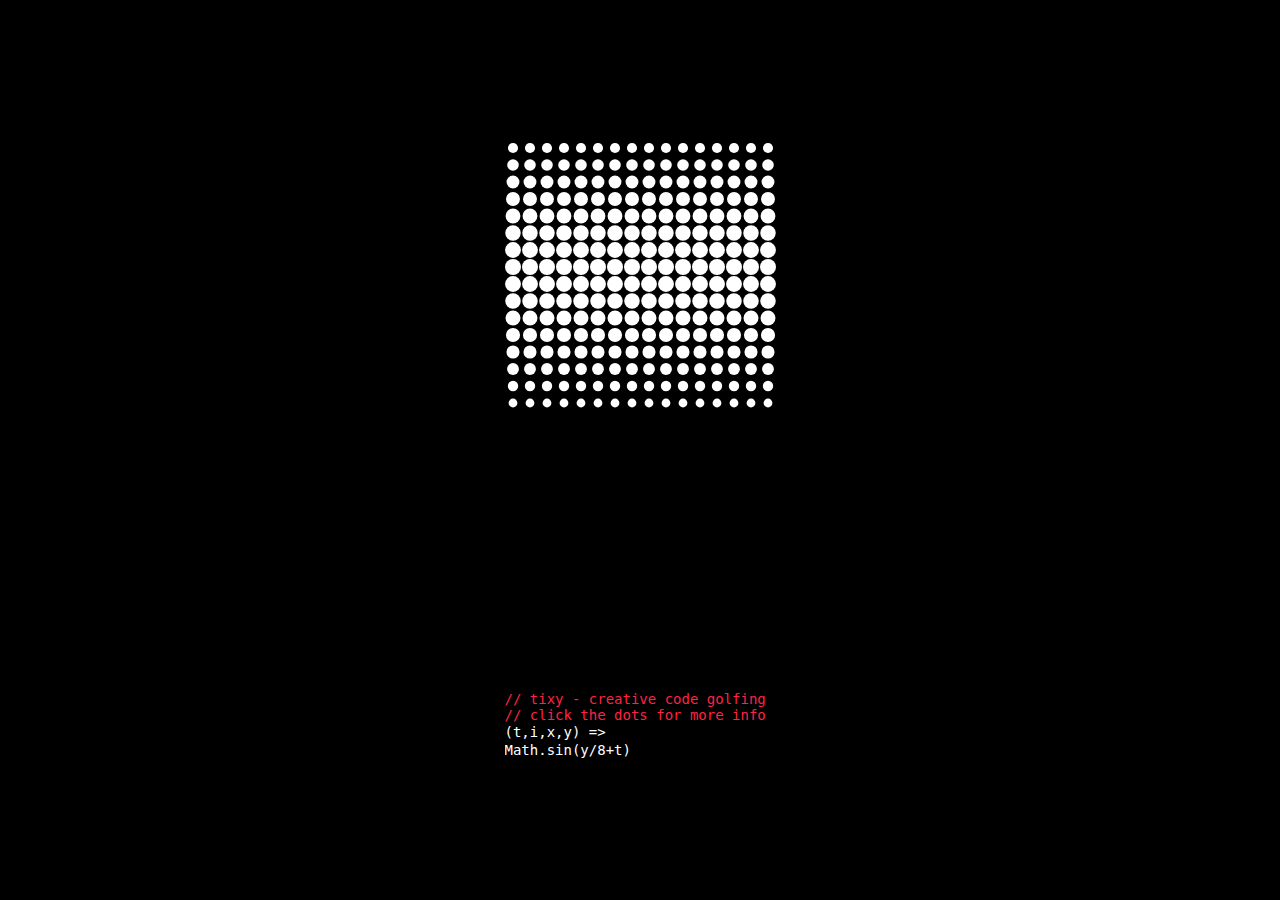
<file: index.html>
<!doctype html><html><head><meta name="viewport" content="width=400, user-scalable=no"><meta name="theme-color" content="#000000"><title>(t,i,x,y) => "creative code golfing"</title><meta name="description" content="A minimalist coding environment. Control 16x16 points with a single JavaScript function."><style>html{background-color:#000;color:#fff;height:100%}*{box-sizing:border-box}a:link,a:visited{color:#f24}*,html,input{font-family:monospace;font-size:14px}body{padding:0;margin:0;display:grid;align-items:center;justify-items:center;height:100%}#editor,#editor.over-limit.focus label.limit-warning,#output,input,label{display:block}#editor{width:271px;line-height:1.15em}#editor #input{background:0 0;color:#fff;padding:0;margin:.15em 0;border:0;width:100%}#editor #input:focus{outline:0}#code-runner,#editor label.limit-warning,#editor.over-limit.focus label.second{display:none}#editor #comment{color:#f24}#editor.over-limit #input{background:#f24;color:#fff}</style><link rel="icon" type="image/png" href="/favicon.9fed2980.png"><link rel="apple-touch-icon" sizes="180x180" href="/apple-touch-icon.b9a24498.png"><link rel="icon" type="image/png" sizes="512x512" href="/android-chrome-512x512.e49c1300.png"><link rel="icon" type="image/png" sizes="192x192" href="/android-chrome-192x192.b729a878.png"><link rel="icon" type="image/png" sizes="32x32" href="/favicon-32x32.76100e1a.png"><link rel="icon" type="image/png" sizes="16x16" href="/favicon-16x16.3b2b8e5e.png"><meta name="twitter:card" content="summary"><meta name="twitter:site" content="@aemkei"><meta name="twitter:title" content="(t,i,x,y) => 'creative code golfing'"><meta name="twitter:description" content="A minimalist coding environment. Control 16x16 points with a single JavaScript function. By @aemkei"><meta name="twitter:image" content="https://tixy.land/assets/twitter-card.png"></head><body> <canvas id="output"></canvas> <form id="editor"> <div id="comment"> <label class="first" for="input">// tixy - creative code golfing</label> <label class="second" for="input">// click the dots for more info</label> <label class="limit-warning" for="input">// use 32 characters or less</label> </div> <label id="label" for="input">(t,i,x,y) =></label> <input name="code" id="input" type="text" value="Math.sin(y/8+t)" autocomplete="off" autocapitalize="off" spellcheck="false" autocorrect="off" enterkeyhint="go"> </form> <script>parcelRequire=function(t,e,n,r){var o,i="function"==typeof parcelRequire&&parcelRequire,a="function"==typeof require&&require;function c(n,r){if(!e[n]){if(!t[n]){var o="function"==typeof parcelRequire&&parcelRequire;if(!r&&o)return o(n,!0);if(i)return i(n,!0);if(a&&"string"==typeof n)return a(n);var s=new Error("Cannot find module '"+n+"'");throw s.code="MODULE_NOT_FOUND",s}l.resolve=function(e){return t[n][1][e]||e},l.cache={};var u=e[n]=new c.Module(n);t[n][0].call(u.exports,l,u,u.exports,this)}return e[n].exports;function l(t){return c(l.resolve(t))}}c.isParcelRequire=!0,c.Module=function(t){this.id=t,this.bundle=c,this.exports={}},c.modules=t,c.cache=e,c.parent=i,c.register=function(e,n){t[e]=[function(t,e){e.exports=n},{}]};for(var s=0;s<n.length;s++)try{c(n[s])}catch(t){o||(o=t)}if(n.length){var u=c(n[n.length-1]);"object"==typeof exports&&"undefined"!=typeof module?module.exports=u:"function"==typeof define&&define.amd&&define(function(){return u})}if(parcelRequire=c,o)throw o;return c}({WL0w:[function(t,e,n){"use strict";function r(t,e){var n;if("undefined"==typeof Symbol||null==t[Symbol.iterator]){if(Array.isArray(t)||(n=o(t))||e&&t&&"number"==typeof t.length){n&&(t=n);var r=0,i=function(){};return{s:i,n:function(){return r>=t.length?{done:!0}:{done:!1,value:t[r++]}},e:function(t){throw t},f:i}}throw new TypeError("Invalid attempt to iterate non-iterable instance.\nIn order to be iterable, non-array objects must have a [Symbol.iterator]() method.")}var a,c=!0,s=!1;return{s:function(){n=t[Symbol.iterator]()},n:function(){var t=n.next();return c=t.done,t},e:function(t){s=!0,a=t},f:function(){try{c||null==n.return||n.return()}finally{if(s)throw a}}}}function o(t,e){if(t){if("string"==typeof t)return i(t,e);var n=Object.prototype.toString.call(t).slice(8,-1);return"Object"===n&&t.constructor&&(n=t.constructor.name),"Map"===n||"Set"===n?Array.from(t):"Arguments"===n||/^(?:Ui|I)nt(?:8|16|32)(?:Clamped)?Array$/.test(n)?i(t,e):void 0}}function i(t,e){(null==e||e>t.length)&&(e=t.length);for(var n=0,r=new Array(e);n<e;n++)r[n]=t[n];return r}e.exports=function(t){var e=arguments.length>1&&void 0!==arguments[1]?arguments[1]:{},n=!0===e.safe||!0===e.keepProtected,o=!1;return function t(i,a){var c,s,u="",l=r(i.nodes);try{for(l.s();!(s=l.n()).done;){var f=s.value;switch(f.type){case"block":if(e.first&&!0===o){u+=t(f);break}if(!0===e.preserveNewlines){c=t(f).split("\n"),u+="\n".repeat(c.length-1);break}if(!0===n&&!0===f.protected){u+=t(f);break}o=!0;break;case"line":if(e.first&&!0===o){u+=f.value;break}!0===n&&!0===f.protected&&(u+=f.value),o=!0;break;case"open":case"close":case"text":case"newline":default:u+=f.value||""}}}catch(t){l.e(t)}finally{l.f()}return u}(t)}},{}],euVZ:[function(t,e,n){"use strict";function r(t){return(r="function"==typeof Symbol&&"symbol"==typeof Symbol.iterator?function(t){return typeof t}:function(t){return t&&"function"==typeof Symbol&&t.constructor===Symbol&&t!==Symbol.prototype?"symbol":typeof t})(t)}function o(t,e){if("function"!=typeof e&&null!==e)throw new TypeError("Super expression must either be null or a function");t.prototype=Object.create(e&&e.prototype,{constructor:{value:t,writable:!0,configurable:!0}}),e&&function(t,e){(Object.setPrototypeOf||function(t,e){return t.__proto__=e,t})(t,e)}(t,e)}function i(t){var e=function(){if("undefined"==typeof Reflect||!Reflect.construct)return!1;if(Reflect.construct.sham)return!1;if("function"==typeof Proxy)return!0;try{return Date.prototype.toString.call(Reflect.construct(Date,[],function(){})),!0}catch(t){return!1}}();return function(){var n,r=c(t);if(e){var o=c(this).constructor;n=Reflect.construct(r,arguments,o)}else n=r.apply(this,arguments);return a(this,n)}}function a(t,e){return!e||"object"!==r(e)&&"function"!=typeof e?function(t){if(void 0===t)throw new ReferenceError("this hasn't been initialised - super() hasn't been called");return t}(t):e}function c(t){return(c=Object.setPrototypeOf?Object.getPrototypeOf:function(t){return t.__proto__||Object.getPrototypeOf(t)})(t)}function s(t,e){if(!(t instanceof e))throw new TypeError("Cannot call a class as a function")}function u(t,e){for(var n=0;n<e.length;n++){var r=e[n];r.enumerable=r.enumerable||!1,r.configurable=!0,"value"in r&&(r.writable=!0),Object.defineProperty(t,r.key,r)}}function l(t,e,n){return e&&u(t.prototype,e),n&&u(t,n),t}var f=function(){function t(e){s(this,t),this.type=e.type,e.value&&(this.value=e.value),e.match&&(this.match=e.match),this.newline=e.newline||""}return l(t,[{key:"protected",get:function(){return Boolean(this.match)&&"!"===this.match[1]}}]),t}(),p=function(t){o(n,f);var e=i(n);function n(t){var r;return s(this,n),(r=e.call(this,t)).nodes=t.nodes||[],r}return l(n,[{key:"push",value:function(t){this.nodes.push(t)}},{key:"protected",get:function(){return this.nodes.length>0&&!0===this.nodes[0].protected}}]),n}();e.exports={Node:f,Block:p}},{}],X1tB:[function(t,e,n){"use strict";function r(t,e){var n=Object.keys(t);if(Object.getOwnPropertySymbols){var r=Object.getOwnPropertySymbols(t);e&&(r=r.filter(function(e){return Object.getOwnPropertyDescriptor(t,e).enumerable})),n.push.apply(n,r)}return n}function o(t){for(var e=1;e<arguments.length;e++){var n=null!=arguments[e]?arguments[e]:{};e%2?r(Object(n),!0).forEach(function(e){i(t,e,n[e])}):Object.getOwnPropertyDescriptors?Object.defineProperties(t,Object.getOwnPropertyDescriptors(n)):r(Object(n)).forEach(function(e){Object.defineProperty(t,e,Object.getOwnPropertyDescriptor(n,e))})}return t}function i(t,e,n){return e in t?Object.defineProperty(t,e,{value:n,enumerable:!0,configurable:!0,writable:!0}):t[e]=n,t}n.ada={LINE_REGEX:/^--.*/},n.apl={LINE_REGEX:/^⍝.*/},n.applescript={BLOCK_OPEN_REGEX:/^\(\*/,BLOCK_CLOSE_REGEX:/^\*\)/},n.csharp={LINE_REGEX:/^\/\/.*/},n.haskell={BLOCK_OPEN_REGEX:/^\{-/,BLOCK_CLOSE_REGEX:/^-\}/,LINE_REGEX:/^--.*/},n.html={BLOCK_OPEN_REGEX:/^\n*<!--(?!-?>)/,BLOCK_CLOSE_REGEX:/^(?<!(?:<!-))-->/,BLOCK_CLOSE_LOOSE_REGEX:/^(?<!(?:<!-))--\s*>/,BLOCK_CLOSE_STRICT_NEWLINE_REGEX:/^(?<!(?:<!-))-->(\s*\n+|\n*)/,BLOCK_CLOSE_STRICT_LOOSE_REGEX:/^(?<!(?:<!-))--\s*>(\s*\n+|\n*)/},n.javascript={BLOCK_OPEN_REGEX:/^\/\*\*?(!?)/,BLOCK_CLOSE_REGEX:/^\*\/(\n?)/,LINE_REGEX:/^\/\/(!?).*/},n.lua={BLOCK_OPEN_REGEX:/^--\[\[/,BLOCK_CLOSE_REGEX:/^\]\]/,LINE_REGEX:/^--.*/},n.matlab={BLOCK_OPEN_REGEX:/^%{/,BLOCK_CLOSE_REGEX:/^%}/,LINE_REGEX:/^%.*/},n.perl={LINE_REGEX:/^#.*/},n.php=o(o({},n.javascript),{},{LINE_REGEX:/^(#|\/\/).*?(?=\?>|\n)/}),n.python={BLOCK_OPEN_REGEX:/^"""/,BLOCK_CLOSE_REGEX:/^"""/,LINE_REGEX:/^#.*/},n.ruby={BLOCK_OPEN_REGEX:/^=begin/,BLOCK_CLOSE_REGEX:/^=end/,LINE_REGEX:/^#.*/},n.shebang=n.hashbang={LINE_REGEX:/^#!.*/},n.c=n.javascript,n.csharp=n.javascript,n.css=n.javascript,n.java=n.javascript,n.js=n.javascript,n.less=n.javascript,n.pascal=n.applescript,n.ocaml=n.applescript,n.sass=n.javascript,n.sql=n.ada,n.swift=n.javascript,n.ts=n.javascript,n.typscript=n.javascript,n.xml=n.html},{}],EOwx:[function(t,e,n){"use strict";var r=t("./Node"),o=r.Node,i=r.Block,a=t("./languages"),c=/^\\./,s=/^(['"`])((?:\\.|[^\1])+?)(\1)/,u=/^\r*\n/;e.exports=function(t){var e=arguments.length>1&&void 0!==arguments[1]?arguments[1]:{};if("string"!=typeof t)throw new TypeError("Expected input to be a string");var n=new i({type:"root",nodes:[]}),r=[n],l=(e.language||"javascript").toLowerCase(),f=a[l];if(void 0===f)throw new Error('Language "'.concat(l,'" is not supported by strip-comments'));var p,y,h=f.LINE_REGEX,d=f.BLOCK_OPEN_REGEX,b=f.BLOCK_CLOSE_REGEX,m=n,v=t,E=!1;[d,b].filter(Boolean).every(function(t){return'^"""'===t.source})&&(E=!0);for(var O=function(){var t=arguments.length>0&&void 0!==arguments[0]?arguments[0]:v[0]||"";return v=v.slice(t.length),t},g=function(t){var e=arguments.length>1&&void 0!==arguments[1]?arguments[1]:"text",n=t.exec(v);if(n)return O(n[0]),{type:e,value:n[0],match:n}},w=function(t){y&&"text"===y.type&&"text"===t.type?y.value+=t.value:(m.push(t),t.nodes&&(r.push(t),m=t),y=t)},x=function(){if("root"===m.type)throw new SyntaxError("Unclosed block comment");r.pop(),m=r[r.length-1]};""!==v;)(p=g(c,"text"))?w(new o(p)):"block"===m.type||y&&/\w$/.test(y.value)||E&&v.startsWith('"""')||!(p=g(s,"text"))?(p=g(u,"newline"))?w(new o(p)):!d||!e.block||E&&"block"===m.type||!(p=g(d,"open"))?b&&"block"===m.type&&e.block&&(p=g(b,"close"))?(p.newline=p.match[1]||"",w(new o(p)),x()):h&&"block"!==m.type&&e.line&&(p=g(h,"line"))?w(new o(p)):(p=g(/^[a-zABD-Z0-9\t ]+/,"text"))?w(new o(p)):w(new o({type:"text",value:O(v[0])})):(w(new i({type:"block"})),w(new o(p))):w(new o(p));return n}},{"./Node":"euVZ","./languages":"X1tB"}],gFzz:[function(t,e,n){"use strict";function r(t,e){var n=Object.keys(t);if(Object.getOwnPropertySymbols){var r=Object.getOwnPropertySymbols(t);e&&(r=r.filter(function(e){return Object.getOwnPropertyDescriptor(t,e).enumerable})),n.push.apply(n,r)}return n}function o(t){for(var e=1;e<arguments.length;e++){var n=null!=arguments[e]?arguments[e]:{};e%2?r(Object(n),!0).forEach(function(e){i(t,e,n[e])}):Object.getOwnPropertyDescriptors?Object.defineProperties(t,Object.getOwnPropertyDescriptors(n)):r(Object(n)).forEach(function(e){Object.defineProperty(t,e,Object.getOwnPropertyDescriptor(n,e))})}return t}function i(t,e,n){return e in t?Object.defineProperty(t,e,{value:n,enumerable:!0,configurable:!0,writable:!0}):t[e]=n,t}var a=t("./lib/compile"),c=t("./lib/parse"),s=e.exports=function(t,e){var n=o(o({},e),{},{block:!0,line:!0});return a(c(t,n),n)};s.block=function(t,e){var n=o(o({},e),{},{block:!0});return a(c(t,n),n)},s.line=function(t,e){var n=o(o({},e),{},{line:!0});return a(c(t,n),n)},s.first=function(t,e){var n=o(o({},e),{},{block:!0,line:!0,first:!0});return a(c(t,n),n)},s.parse=c},{"./lib/compile":"WL0w","./lib/parse":"EOwx"}],I5x1:[function(t,e,n){e.exports={"for every dot return 0 or 1 \nto change the visibility":"Math.random() < 0.1","use a float between 0 and 1\n to define the size":"Math.random()","parameter `t` is \nthe time in seconds":"Math.sin(t)","param `i` is the index \nof the dot (0..255)":"i / 256","`x` is the column index\n from 0 to 15":"x / 16","`y` is the row\n also from 0 to 15":"y / 16","positive numbers are white,\nnegatives are red":"y - 7.5","use the time\nto animate values":"y - t","multiply the time\nto change the speed":"y - t*4","create patterns using \ndifferent color":"[1, 0, -1][i%3]","skip `Math.` to use methods \nand props like `sin` or `PI`":"sin(t-sqrt((x-7.5)**2+(y-6)**2))","more examples ...":"sin(y/8 + t)","simple triangle":"y - x","quarter triangle":"(y > x) && (14-x < y)",pattern:"i%4 - y%4",grid:"x%4 && y%4",square:"x>3 & y>3 & x<12 & y<12","animated square":"-(x>t & y>t & x<15-t & y<15-t)","mondrian squares":"(y-6) * (x-6)","moving cross":"(y-4*t|0) * (x-2-t|0)",sierpinski:"4 * t & i & x & y","binary clock":"(t*10) & (1<<x) && y==8","random noise":"random() * 2 - 1","static smooth noise":"sin(i ** 2)","animated smooth noise":"cos(t + i + x * y)",waves:"sin(x/2) - sin(x-t) - y+6","bloop bloop bloop\nby @v21":"(x-8)*(y-8) - sin(t)*64","fireworks\nby @p_malin and @aemkei":"-.4/(hypot(x-t%10,y-t%8)-t%2*9)","ripples\nby @thespite":"Math.sin(t-Math.sqrt(x*x+y*y))","scrolling TIXY font\nby @atesgoral":"[5463,2194,2386][y+t*9&7]&1<<x-1","3d checker board\nby @p_malin":"(((x-8)/y+t*5)&1^1/y*8&1)*y/5","sticky blood\nby @joeytwiddle":"y-t*3+9+3*cos(x*3-t)-5*sin(x*7)","3d starfield\nby @p_malin":"d=y*y%5.9+1,!((x+t*50/d)&15)/d","dialogue with an alien\nby @chiptune":"1/32*tan(t/64*x*tan(i-x))","space invader\nby @keithclarkcouk + @zozuar":"'p}¶¼<¼¶}p'.charCodeAt(x)&2**y","hungry pac man\nby @p_malin and @aemkei":"hypot(x-=t%4*5,y-=8)<6&&x<y|y<-x","spectrum analyser\nby @joeytwiddle":"x&y<9&y>4+sin(8*t+x*x)+x/4",diagonals:"y == x || -(15-x == y)",frame:"x==0 | x==15 | y==0 | y==15",drop:"8*t%13 - hypot(x-7.5, y-7.5)",rotation:"sin(2*atan((y-7.5)/(x-7.5))+5*t)",wipe:"(x-y) - sin(t) * 16","soft wipe":"(x-y)/24 - sin(t)",disco:"sin(t*5) * tan(t*7)","input is limited \nto 32 characters!":"(x-5)**2 + (y-5)**2 - 99*sin(t)","click here to \ncreate your own":"'HAVE FUN!'"}},{}],Focm:[function(t,e,n){"use strict";var r=function(t){return t&&t.__esModule?t:{default:t}}(t("./examples.json"));var o=t("strip-comments"),i=16,a=16,c=1,s=i*(a+c)-c,u=document.getElementById("input"),l=document.getElementById("editor"),f=document.getElementById("comment"),p=document.getElementById("output"),y=p.getContext("2d"),h=window.devicePixelRatio||1,d=function(){},b=null,m="";function v(){var t=new URL(document.location);t.searchParams.has("code")?u.value=t.searchParams.get("code"):t.searchParams.has("gist")&&function(t){fetch("https://api.github.com/gists/".concat(t)).then(function(t){return t.ok?t.json():Promise.reject(t)}).then(function(t){return function(t){var e,n=Object.keys(t).filter(function(t){return t.endsWith(".js")});if(t["tixy.js"])e="tixy.js";else{if(0===n.length)throw"No javascript file found";if(n.length>1)throw"Found multiple javascript file but no tixy.js";e=n[0]}return t[e]}(t.files)}).then(function(t){return function(t){if(!0===t.truncated)throw"Javascript file larger them 1MB";return o(t.content).split(/[\r\n]+/).map(function(t){return t.trim()}).join("")}(t)}).then(function(t){u.value=t,E(t),O()}).catch(function(t){return console.log(t)&&g(["Could not loading Gist",t])})}(t.searchParams.get("gist"))}function E(t){var e=new URL(document.location);e.searchParams.set("code",t),history.replaceState(null,t,e)}function O(){m=u.value,b=null,m.length>32?l.classList.add("over-limit"):l.classList.remove("over-limit");try{d=new Function("t","i","x","y","\n      try {\n        with (Math) {\n          return ".concat(m,";\n        }\n      } catch (error) {\n        return error;\n      }\n    "))}catch(t){d=null}}function g(t){var e=f.querySelectorAll("label");1===t.length?(e[0].innerHTML="&nbsp;",e[1].innerHTML="// ".concat(t[0])):(e[0].innerHTML="// ".concat(t[0]),e[1].innerHTML="// ".concat(t[1]))}function w(){var t=u.value,e=Object.values(r.default),n=Object.keys(r.default)[e.indexOf(t)];n&&g(n.split("\n"))}p.width=p.height=s*h,y.scale(h,h),p.style.width=p.style.height="".concat(s,"px"),v(),u.addEventListener("input",O),O(),u.addEventListener("focus",function(){l.classList.add("focus"),g(['hit "enter" to save in URL','or get <a href="https://twitter.com/aemkei/status/1323399877611708416">more info here</a>'])}),u.addEventListener("blur",function(){w(),l.classList.remove("focus")}),l.addEventListener("submit",function(t){t.preventDefault(),E(m)}),function t(){var e=0;if(b?e=(new Date-b)/1e3:b=new Date,d){p.width=p.height=s*h,y.scale(h,h);for(var n=0,r=0;r<i;r++)for(var o=0;o<i;o++){var u=Number(d(e,n,o,r)),l=a/2,f="#FFF",m=u*a/2;m<0&&(m=-m,f="#F24"),m>a/2&&(m=a/2),y.beginPath(),y.fillStyle=f,y.arc(o*(a+c)+l,r*(a+c)+l,m,0,2*Math.PI),y.fill(),n++}window.requestAnimationFrame(t)}else window.requestAnimationFrame(t)}(),p.addEventListener("click",function(){var t=Object.values(r.default),e=t.indexOf(m);if(t[e+1]){var n=t[e+=1];u.value=n,w(),O()}}),window.onpopstate=function(t){v(),O()},w()},{"strip-comments":"gFzz","./examples.json":"I5x1"}]},{},["Focm"]);</script> </body></html>
</file>
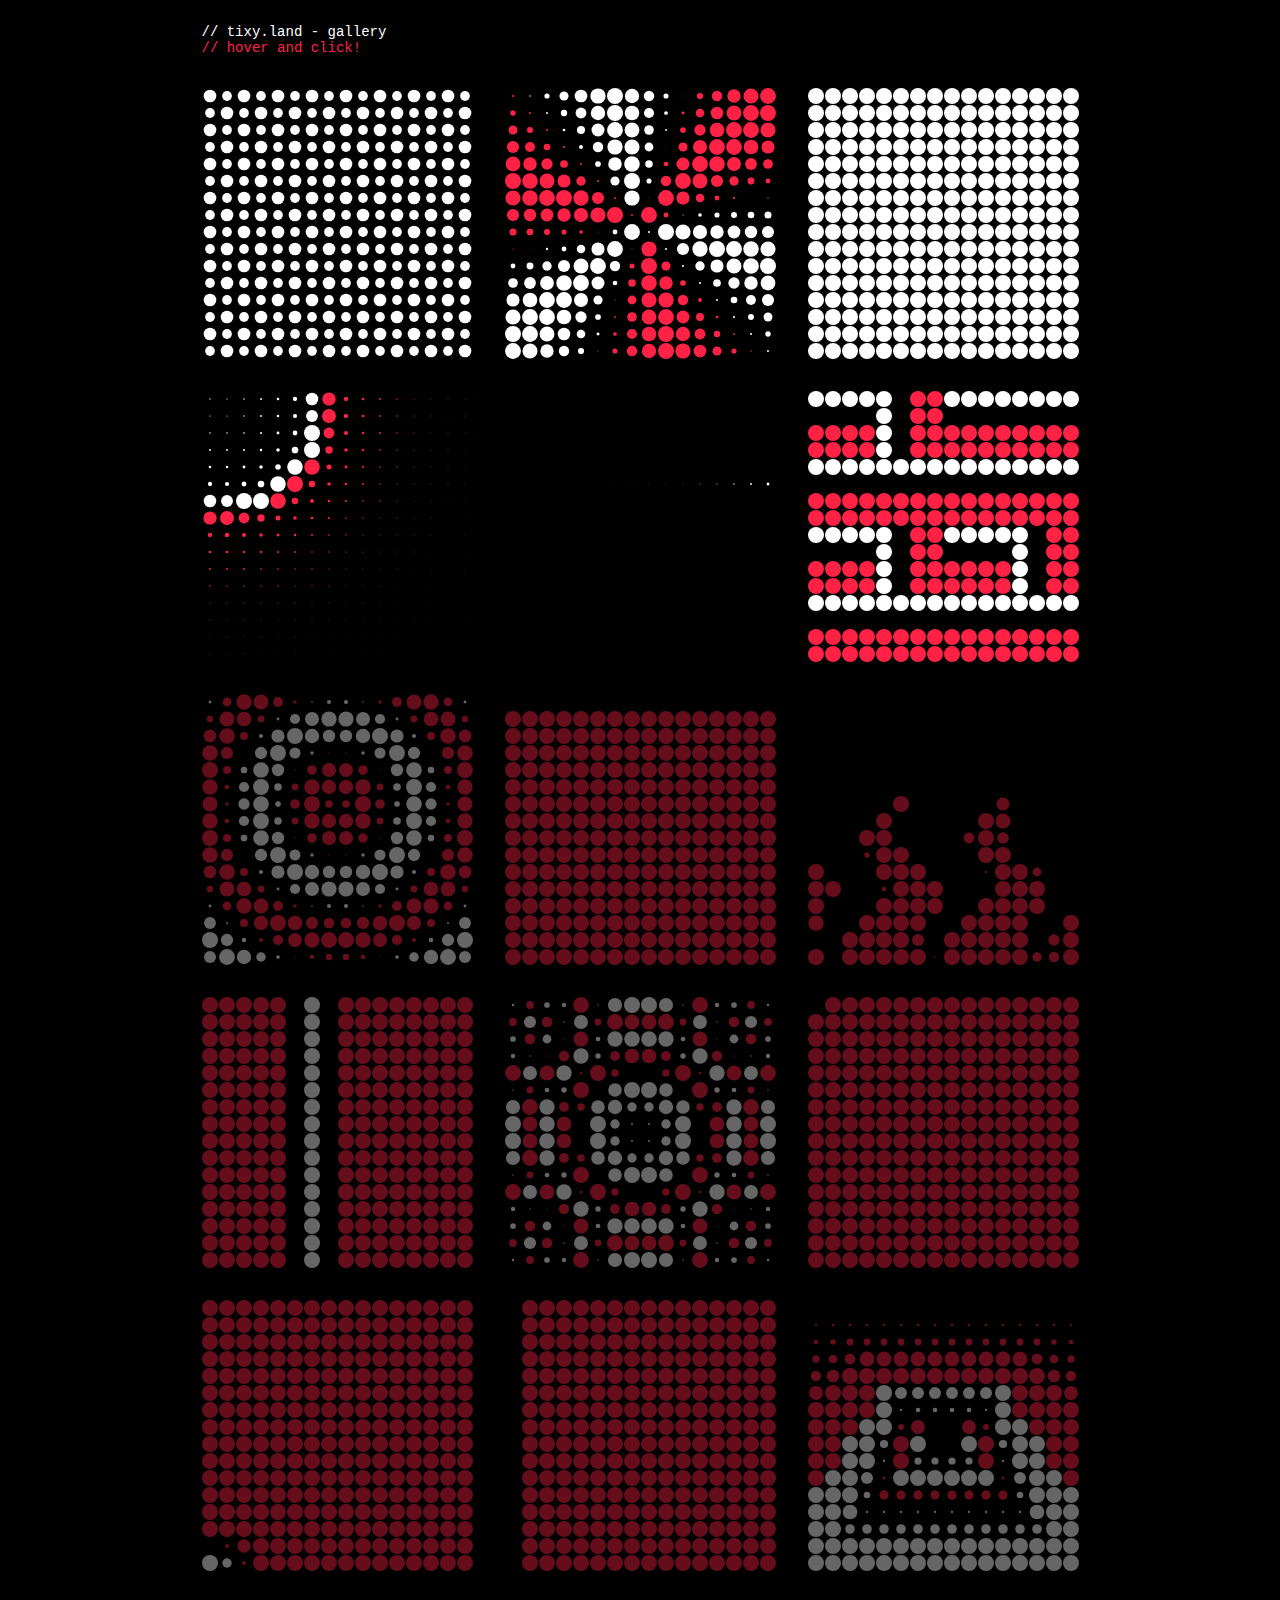
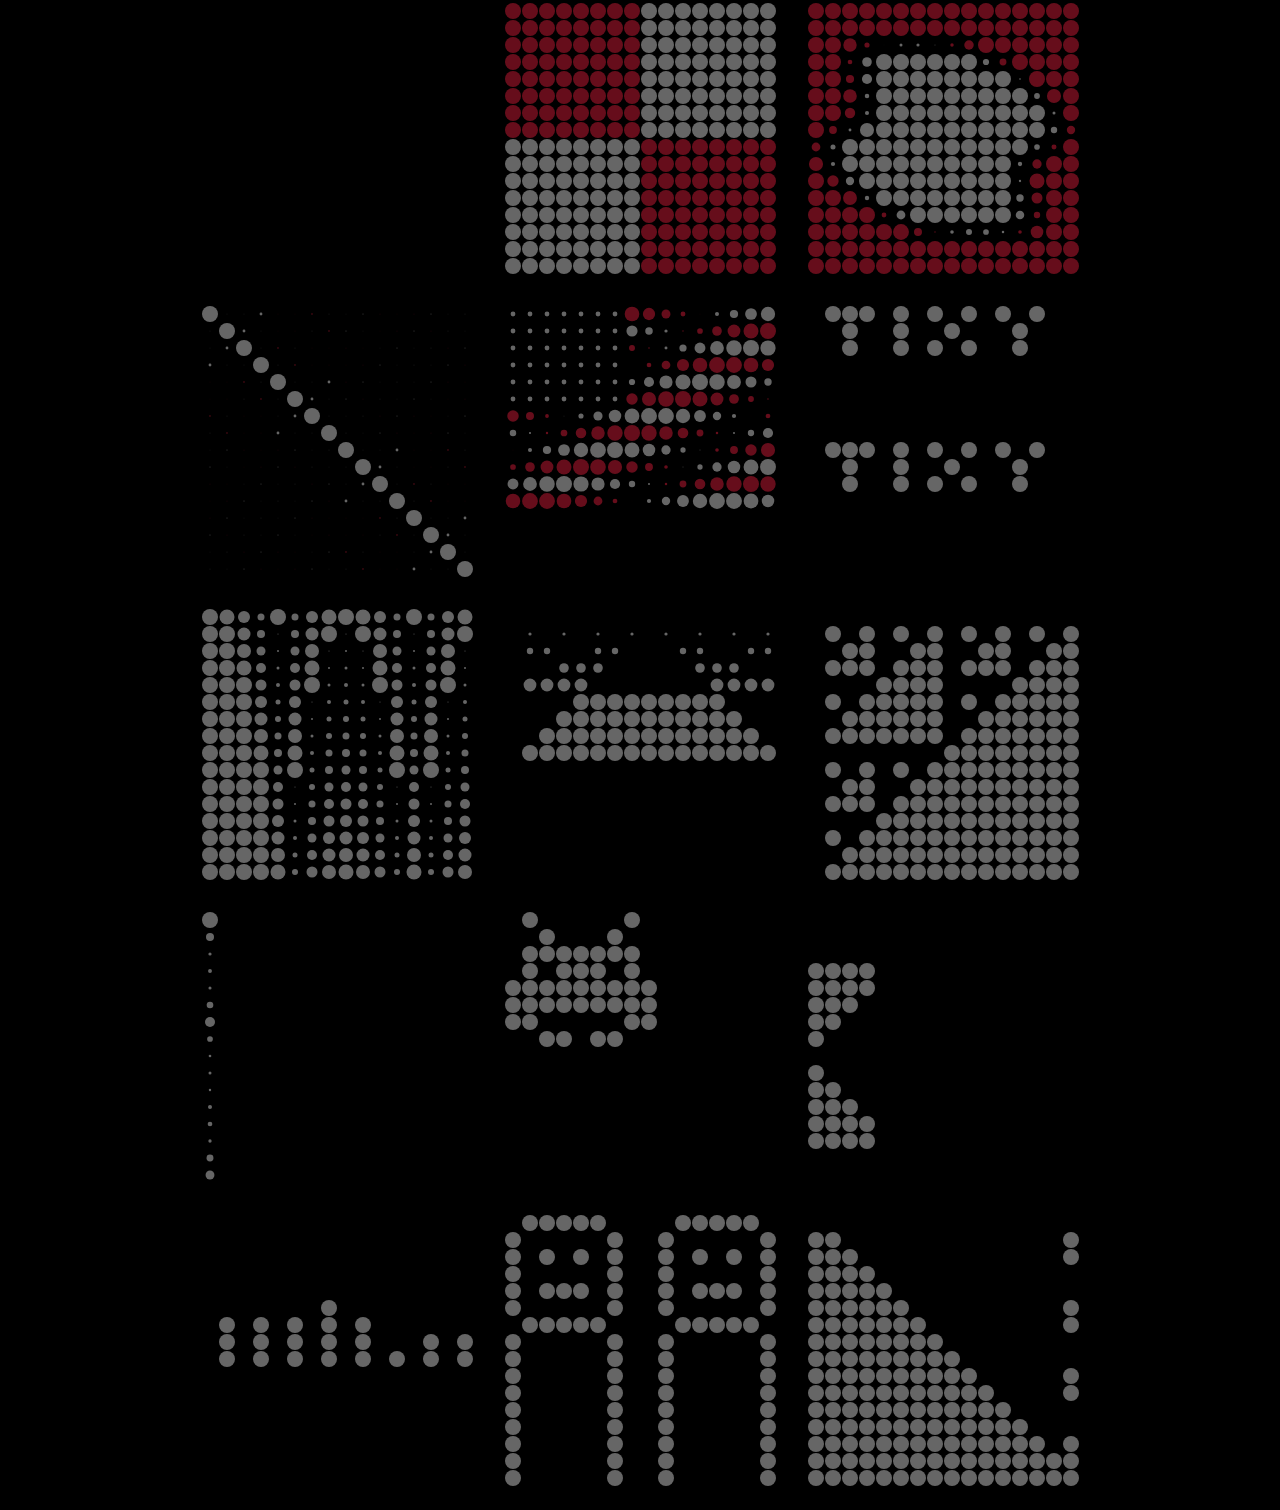
<file: gallery/index.html>
<!DOCTYPE html><html lang="en"><head><meta charset="UTF-8"><meta name="viewport" content="width=device-width, initial-scale=1.0"><title>(t,i,x,y) => "gallery"</title><meta name="description" content="A detailled overview of community creations."><link rel="icon" type="image/png" href="/favicon.9fed2980.png"><style>body{background:#000}#output{max-width:1000px;display:grid;margin:auto;justify-content:center;grid-gap:32px;padding:16px;grid-template-columns:repeat(auto-fit,minmax(271px,271px))}#output #title{grid-column:1/-1;color:#f24;grid-gap:0}#output #title h1 a{color:#fff;text-decoration:none}#output #title h1 a :hover{text-decoration:underline}#output #title h2{color:#f24}#output #title h1,#output #title h2{font-size:14px;font-family:monospace;font-weight:400;margin:0}#output a.canvas{display:flex;-webkit-tap-highlight-color:#f24}#output a.canvas canvas{display:flex;opacity:.4;transition:opacity .2s ease-in-out}#output a.canvas canvas.active{opacity:1}</style><meta name="twitter:card" content="summary"><meta name="twitter:site" content="@aemkei"><meta name="twitter:title" content="tixy.land gallery"><meta name="twitter:description" content="A detailled overview of community creations."><meta name="twitter:image" content="https://tixy.land/assets/twitter-card.png"></head><body> <div id="output"> <div id="title"> <h1><a href="/">// tixy.land - gallery</a></h1> <h2>// hover and click!</h2> </div> </div> <script>parcelRequire=function(e,t,n,r){var i,o="function"==typeof parcelRequire&&parcelRequire,u="function"==typeof require&&require;function c(n,r){if(!t[n]){if(!e[n]){var i="function"==typeof parcelRequire&&parcelRequire;if(!r&&i)return i(n,!0);if(o)return o(n,!0);if(u&&"string"==typeof n)return u(n);var a=new Error("Cannot find module '"+n+"'");throw a.code="MODULE_NOT_FOUND",a}l.resolve=function(t){return e[n][1][t]||t},l.cache={};var f=t[n]=new c.Module(n);e[n][0].call(f.exports,l,f,f.exports,this)}return t[n].exports;function l(e){return c(l.resolve(e))}}c.isParcelRequire=!0,c.Module=function(e){this.id=e,this.bundle=c,this.exports={}},c.modules=e,c.cache=t,c.parent=o,c.register=function(t,n){e[t]=[function(e,t){t.exports=n},{}]};for(var a=0;a<n.length;a++)try{c(n[a])}catch(e){i||(i=e)}if(n.length){var f=c(n[n.length-1]);"object"==typeof exports&&"undefined"!=typeof module?module.exports=f:"function"==typeof define&&define.amd&&define(function(){return f})}if(parcelRequire=c,i)throw i;return c}({jesM:[function(e,t,n){t.exports="/snippets.d66cde06.txt"},{}],nK9o:[function(e,t,n){"use strict";var r=function(e){return e&&e.__esModule?e:{default:e}}(e("./snippets.txt"));var i=document.getElementById("output"),o=16,u=16,c=1,a=o*(u+c)-c;function f(e,t,n){var r=0;n.fillStyle="#000",n.fillRect(0,0,a,a);for(var i=0;i<o;i++)for(var f=0;f<o;f++){var l=Number(e(t,r,f,i)),s=u/2,d="#FFF",p=l*u/2;p<0&&(p=-p,d="#F24"),p>u/2&&(p=u/2),n.beginPath(),n.fillStyle=d,n.arc(f*(u+c)+s,i*(u+c)+s,p,0,2*Math.PI),n.fill(),r++}}fetch(r.default).then(function(e){return e.text()}).then(function(e){e.split("\n").filter(function(e){return""!==e}).filter(function(e){return e.indexOf("//")}).forEach(function(e){var t=document.createElement("a"),n=document.createElement("canvas"),r=n.getContext("2d"),o=new URL("/",document.location);o.searchParams.set("code",e),t.appendChild(n),t.classList.add("canvas"),t.setAttribute("href",o),i.appendChild(t),n.width=a,n.height=a;var u,c,l=new Function("t","i","x","y","\n        with (Math) {\n          return ".concat(e,";\n        }\n      "));f(l,0,r);var s,d=0,p=!1;!function e(){setTimeout(e,10),p&&(s?u=(new Date-s-d)/1e3:(s=Number(new Date),u=0),f(l,u,r))}();var h=!1;function v(){var e=t.getBoundingClientRect(),r=window.innerHeight||document.documentElement.clientHeight;e.top>=0&&e.bottom<=r?function(){if(!p){if(c){var e=new Date-c;d+=e}p=!0,n.classList.add("active")}}():p&&(p=!1,c=new Date,n.classList.remove("active"))}document.addEventListener("scroll",function(e){h||(window.requestAnimationFrame(function(){v(),h=!1}),h=!0)}),v()})})},{"./snippets.txt":"jesM"}]},{},["nK9o"]);</script> </body></html>
</file>
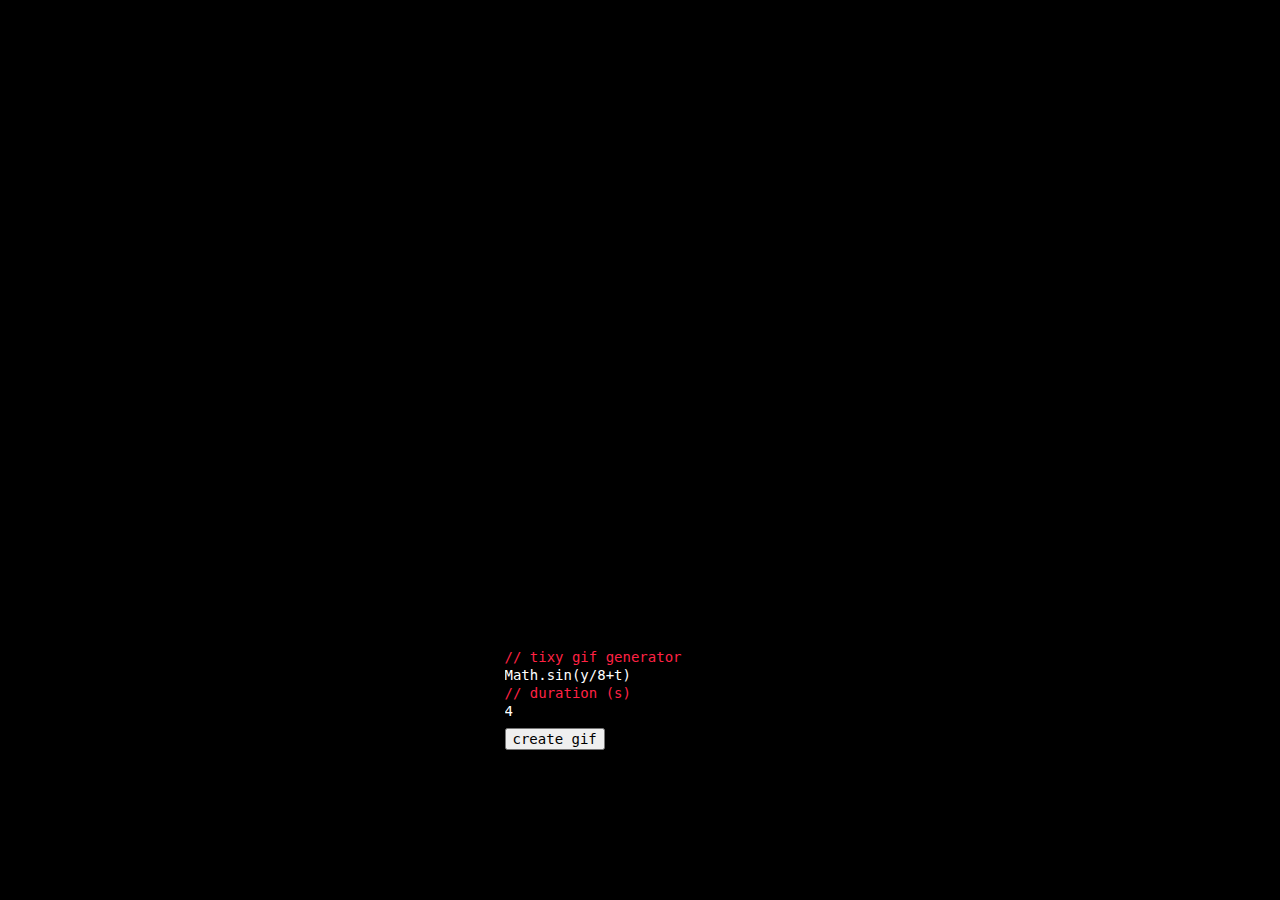
<file: gif/index.html>
<!DOCTYPE html><html lang="en"><head><meta charset="UTF-8"><meta name="viewport" content="width=device-width, initial-scale=1.0"><title>(t,i,x,y) => "Gif Maker"</title><style>html{background-color:#000;color:#fff;height:100%}*{box-sizing:border-box}#editor label.comment,a:link,a:visited{color:#f24}*,html,input{font-family:monospace;font-size:14px}body{padding:0;margin:0;display:grid;align-items:center;justify-items:center;height:100%}#editor.over-limit.focus label.limit-warning,input,label{display:block}#output{width:400px}#code-runner,#editor.over-limit.focus label.second{display:none}#editor{display:block;width:271px;line-height:1.15em}#editor #duration,#editor #input{background:0 0;color:#fff;padding:0;margin:.15em 0;border:0;width:100%}#editor #duration:focus,#editor #input:focus{outline:0}#editor button{margin-top:.5em}#editor.over-limit #input{background:#f24;color:#fff}</style></head><body> <canvas id="output"></canvas> <form id="editor"> <label class="comment" for="input">// tixy gif generator</label> <input name="code" id="input" type="text" value="Math.sin(y/8+t)" autocomplete="off" autocapitalize="off" spellcheck="false" autocorrect="off"> <label class="comment" for="duration">// duration (s)</label> <input name="duration" id="duration" type="number" value="4" step="0.02" autocomplete="off" autocapitalize="off" spellcheck="false" autocorrect="off"> <button type="submit">create gif</button> </form> <script id="worker" src="/gif.worker.7ed5890a.js"></script> <script>parcelRequire=function(e,t,r,n){var i,s="function"==typeof parcelRequire&&parcelRequire,o="function"==typeof require&&require;function a(r,n){if(!t[r]){if(!e[r]){var i="function"==typeof parcelRequire&&parcelRequire;if(!n&&i)return i(r,!0);if(s)return s(r,!0);if(o&&"string"==typeof r)return o(r);var h=new Error("Cannot find module '"+r+"'");throw h.code="MODULE_NOT_FOUND",h}u.resolve=function(t){return e[r][1][t]||t},u.cache={};var l=t[r]=new a.Module(r);e[r][0].call(l.exports,u,l,l.exports,this)}return t[r].exports;function u(e){return a(u.resolve(e))}}a.isParcelRequire=!0,a.Module=function(e){this.id=e,this.bundle=a,this.exports={}},a.modules=e,a.cache=t,a.parent=s,a.register=function(t,r){e[t]=[function(e,t){t.exports=r},{}]};for(var h=0;h<r.length;h++)try{a(r[h])}catch(e){i||(i=e)}if(r.length){var l=a(r[r.length-1]);"object"==typeof exports&&"undefined"!=typeof module?module.exports=l:"function"==typeof define&&define.amd&&define(function(){return l})}if(parcelRequire=a,i)throw i;return a}({Ng54:[function(e,t,r){var n,i;n=this,i=function(){return function(e){function t(n){if(r[n])return r[n].exports;var i=r[n]={exports:{},id:n,loaded:!1};return e[n].call(i.exports,i,i.exports,t),i.loaded=!0,i.exports}var r={};return t.m=e,t.c=r,t.p="",t(0)}([function(e,t,r){var n,i,s={}.hasOwnProperty,o=[].indexOf||function(e){for(var t=0,r=this.length;t<r;t++)if(t in this&&this[t]===e)return t;return-1};n=r(1).EventEmitter,r(2),i=function(e){function t(e){var t,n,i;for(n in this.running=!1,this.options={},this.frames=[],this.groups=new Map,this.freeWorkers=[],this.activeWorkers=[],this.setOptions(e),r)i=r[n],null==(t=this.options)[n]&&(t[n]=i)}var r,n;return function(e,t){function r(){this.constructor=e}for(var n in t)s.call(t,n)&&(e[n]=t[n]);r.prototype=t.prototype,e.prototype=new r,e.__super__=t.prototype}(t,e),r={workerScript:"gif.worker.js",workers:2,repeat:0,background:"#fff",quality:10,width:null,height:null,transparent:null,debug:!1},n={delay:500,copy:!1},t.prototype.setOption=function(e,t){if(this.options[e]=t,null!=this._canvas&&("width"===e||"height"===e))return this._canvas[e]=t},t.prototype.setOptions=function(e){var t,r,n;for(t in r=[],e)s.call(e,t)&&(n=e[t],r.push(this.setOption(t,n)));return r},t.prototype.addFrame=function(e,t){var r,i,s;for(s in null==t&&(t={}),(r={}).transparent=this.options.transparent,n)r[s]=t[s]||n[s];if(null==this.options.width&&this.setOption("width",e.width),null==this.options.height&&this.setOption("height",e.height),"undefined"!=typeof ImageData&&null!==ImageData&&e instanceof ImageData)r.data=e.data;else if("undefined"!=typeof CanvasRenderingContext2D&&null!==CanvasRenderingContext2D&&e instanceof CanvasRenderingContext2D||"undefined"!=typeof WebGLRenderingContext&&null!==WebGLRenderingContext&&e instanceof WebGLRenderingContext)t.copy?r.data=this.getContextData(e):r.context=e;else{if(null==e.childNodes)throw new Error("Invalid image");t.copy?r.data=this.getImageData(e):r.image=e}return(i=this.frames.length)>0&&r.data&&(this.groups.has(r.data)?this.groups.get(r.data).push(i):this.groups.set(r.data,[i])),this.frames.push(r)},t.prototype.render=function(){var e,t,r;if(this.running)throw new Error("Already running");if(null==this.options.width||null==this.options.height)throw new Error("Width and height must be set prior to rendering");if(this.running=!0,this.nextFrame=0,this.finishedFrames=0,this.imageParts=function(){var e,t,r;for(r=[],e=0,t=this.frames.length;0<=t?e<t:e>t;0<=t?++e:--e)r.push(null);return r}.call(this),t=this.spawnWorkers(),!0===this.options.globalPalette)this.renderNextFrame();else for(e=0,r=t;0<=r?e<r:e>r;0<=r?++e:--e)this.renderNextFrame();return this.emit("start"),this.emit("progress",0)},t.prototype.abort=function(){for(var e;null!=(e=this.activeWorkers.shift());)this.log("killing active worker"),e.terminate();return this.running=!1,this.emit("abort")},t.prototype.spawnWorkers=function(){var e,t,r;return e=Math.min(this.options.workers,this.frames.length),function(){r=[];for(var n=t=this.freeWorkers.length;t<=e?n<e:n>e;t<=e?n++:n--)r.push(n);return r}.apply(this).forEach(function(e){return function(t){var r;return e.log("spawning worker "+t),(r=new Worker(e.options.workerScript)).onmessage=function(t){return e.activeWorkers.splice(e.activeWorkers.indexOf(r),1),e.freeWorkers.push(r),e.frameFinished(t.data,!1)},e.freeWorkers.push(r)}}(this)),e},t.prototype.frameFinished=function(e,t){var r,n,i,s;if(this.finishedFrames++,t?(r=this.frames.indexOf(e),n=this.groups.get(e.data)[0],this.log("frame "+(r+1)+" is duplicate of "+n+" - "+this.activeWorkers.length+" active"),this.imageParts[r]={indexOfFirstInGroup:n}):(this.log("frame "+(e.index+1)+" finished - "+this.activeWorkers.length+" active"),this.emit("progress",this.finishedFrames/this.frames.length),this.imageParts[e.index]=e),!0===this.options.globalPalette&&!t&&(this.options.globalPalette=e.globalPalette,this.log("global palette analyzed"),this.frames.length>2))for(i=1,s=this.freeWorkers.length;1<=s?i<s:i>s;1<=s?++i:--i)this.renderNextFrame();return o.call(this.imageParts,null)>=0?this.renderNextFrame():this.finishRendering()},t.prototype.finishRendering=function(){var e,t,r,n,i,s,o,a,h,l,u,f,p,c,d,g,m,v,y,w;for(i=s=0,l=(m=this.imageParts).length;s<l;i=++s)(t=m[i]).indexOfFirstInGroup&&(this.imageParts[i]=this.imageParts[t.indexOfFirstInGroup]);for(h=0,o=0,u=(v=this.imageParts).length;o<u;o++)h+=((t=v[o]).data.length-1)*t.pageSize+t.cursor;for(h+=t.pageSize-t.cursor,this.log("rendering finished - filesize "+Math.round(h/1e3)+"kb"),e=new Uint8Array(h),d=0,a=0,f=(y=this.imageParts).length;a<f;a++)for(r=c=0,p=(w=(t=y[a]).data).length;c<p;r=++c)g=w[r],e.set(g,d),d+=r===t.data.length-1?t.cursor:t.pageSize;return n=new Blob([e],{type:"image/gif"}),this.emit("finished",n,e)},t.prototype.renderNextFrame=function(){var e,t,r,n;if(0===this.freeWorkers.length)throw new Error("No free workers");if(!(this.nextFrame>=this.frames.length))return e=this.frames[this.nextFrame++],(t=this.frames.indexOf(e))>0&&this.groups.has(e.data)&&this.groups.get(e.data)[0]!==t?void setTimeout(function(t){return function(){return t.frameFinished(e,!0)}}(this),0):(n=this.freeWorkers.shift(),r=this.getTask(e),this.log("starting frame "+(r.index+1)+" of "+this.frames.length),this.activeWorkers.push(n),n.postMessage(r))},t.prototype.getContextData=function(e){return e.getImageData(0,0,this.options.width,this.options.height).data},t.prototype.getImageData=function(e){var t;return null==this._canvas&&(this._canvas=document.createElement("canvas"),this._canvas.width=this.options.width,this._canvas.height=this.options.height),(t=this._canvas.getContext("2d")).setFill=this.options.background,t.fillRect(0,0,this.options.width,this.options.height),t.drawImage(e,0,0),this.getContextData(t)},t.prototype.getTask=function(e){var t,r;if(r={index:t=this.frames.indexOf(e),last:t===this.frames.length-1,delay:e.delay,transparent:e.transparent,width:this.options.width,height:this.options.height,quality:this.options.quality,dither:this.options.dither,globalPalette:this.options.globalPalette,repeat:this.options.repeat,canTransfer:!0},null!=e.data)r.data=e.data;else if(null!=e.context)r.data=this.getContextData(e.context);else{if(null==e.image)throw new Error("Invalid frame");r.data=this.getImageData(e.image)}return r},t.prototype.log=function(e){if(this.options.debug)return console.log(e)},t}(n),e.exports=i},function(e,t){function r(){this._events=this._events||{},this._maxListeners=this._maxListeners||void 0}function n(e){return"function"==typeof e}function i(e){return"object"==typeof e&&null!==e}function s(e){return void 0===e}e.exports=r,r.EventEmitter=r,r.prototype._events=void 0,r.prototype._maxListeners=void 0,r.defaultMaxListeners=10,r.prototype.setMaxListeners=function(e){if(!function(e){return"number"==typeof e}(e)||e<0||isNaN(e))throw TypeError("n must be a positive number");return this._maxListeners=e,this},r.prototype.emit=function(e){var t,r,o,a,h,l;if(this._events||(this._events={}),"error"===e&&(!this._events.error||i(this._events.error)&&!this._events.error.length)){if((t=arguments[1])instanceof Error)throw t;var u=new Error('Uncaught, unspecified "error" event. ('+t+")");throw u.context=t,u}if(s(r=this._events[e]))return!1;if(n(r))switch(arguments.length){case 1:r.call(this);break;case 2:r.call(this,arguments[1]);break;case 3:r.call(this,arguments[1],arguments[2]);break;default:a=Array.prototype.slice.call(arguments,1),r.apply(this,a)}else if(i(r))for(a=Array.prototype.slice.call(arguments,1),o=(l=r.slice()).length,h=0;h<o;h++)l[h].apply(this,a);return!0},r.prototype.addListener=function(e,t){var o;if(!n(t))throw TypeError("listener must be a function");return this._events||(this._events={}),this._events.newListener&&this.emit("newListener",e,n(t.listener)?t.listener:t),this._events[e]?i(this._events[e])?this._events[e].push(t):this._events[e]=[this._events[e],t]:this._events[e]=t,i(this._events[e])&&!this._events[e].warned&&(o=s(this._maxListeners)?r.defaultMaxListeners:this._maxListeners)&&o>0&&this._events[e].length>o&&(this._events[e].warned=!0,console.error("(node) warning: possible EventEmitter memory leak detected. %d listeners added. Use emitter.setMaxListeners() to increase limit.",this._events[e].length),"function"==typeof console.trace&&console.trace()),this},r.prototype.on=r.prototype.addListener,r.prototype.once=function(e,t){function r(){this.removeListener(e,r),i||(i=!0,t.apply(this,arguments))}if(!n(t))throw TypeError("listener must be a function");var i=!1;return r.listener=t,this.on(e,r),this},r.prototype.removeListener=function(e,t){var r,s,o,a;if(!n(t))throw TypeError("listener must be a function");if(!this._events||!this._events[e])return this;if(o=(r=this._events[e]).length,s=-1,r===t||n(r.listener)&&r.listener===t)delete this._events[e],this._events.removeListener&&this.emit("removeListener",e,t);else if(i(r)){for(a=o;a-- >0;)if(r[a]===t||r[a].listener&&r[a].listener===t){s=a;break}if(s<0)return this;1===r.length?(r.length=0,delete this._events[e]):r.splice(s,1),this._events.removeListener&&this.emit("removeListener",e,t)}return this},r.prototype.removeAllListeners=function(e){var t,r;if(!this._events)return this;if(!this._events.removeListener)return 0===arguments.length?this._events={}:this._events[e]&&delete this._events[e],this;if(0===arguments.length){for(t in this._events)"removeListener"!==t&&this.removeAllListeners(t);return this.removeAllListeners("removeListener"),this._events={},this}if(n(r=this._events[e]))this.removeListener(e,r);else if(r)for(;r.length;)this.removeListener(e,r[r.length-1]);return delete this._events[e],this},r.prototype.listeners=function(e){return this._events&&this._events[e]?n(this._events[e])?[this._events[e]]:this._events[e].slice():[]},r.prototype.listenerCount=function(e){if(this._events){var t=this._events[e];if(n(t))return 1;if(t)return t.length}return 0},r.listenerCount=function(e,t){return e.listenerCount(t)}},function(e,t){var r,n,i,s,o;o=navigator.userAgent.toLowerCase(),s=navigator.platform.toLowerCase(),i="ie"===(r=o.match(/(opera|ie|firefox|chrome|version)[\s\/:]([\w\d\.]+)?.*?(safari|version[\s\/:]([\w\d\.]+)|$)/)||[null,"unknown",0])[1]&&document.documentMode,(n={name:"version"===r[1]?r[3]:r[1],version:i||parseFloat("opera"===r[1]&&r[4]?r[4]:r[2]),platform:{name:o.match(/ip(?:ad|od|hone)/)?"ios":(o.match(/(?:webos|android)/)||s.match(/mac|win|linux/)||["other"])[0]}})[n.name]=!0,n[n.name+parseInt(n.version,10)]=!0,n.platform[n.platform.name]=!0,e.exports=n}])},"object"==typeof r&&"object"==typeof t?t.exports=i():"object"==typeof r?r.GIF=i():n.GIF=i()},{}],apuI:[function(e,t,r){"use strict";var n=function(e){return e&&e.__esModule?e:{default:e}}(e("gif.js.optimized"));var i=16,s=48,o=3,a=4*s,h=i*(s+o)+2*a,l=document.getElementById("worker").src,u=document.getElementById("output"),f=document.getElementById("editor"),p=document.getElementById("input"),c=document.getElementById("duration"),d=u.getContext("2d"),g=new URL(document.location);function m(){var e=new n.default({workerScript:l,workers:4,quality:100,background:"#000000",width:h,height:h}),t=p.value,r=c.value;g.searchParams.set("code",t),g.searchParams.set("duration",r),history.replaceState(null,t,g);var m=new Function("t","i","x","y","\n    try {\n      with (Math) {\n        return ".concat(t,";\n      }\n    } catch (error) {\n      return error;\n    }\n  ")),v=0;function y(){d.fillStyle="#000",d.fillRect(0,0,h,h);for(var t=0,r=0;r<i;r++)for(var n=0;n<i;n++){var l=Number(m(v,t,n,r)),u=s/2,f="#FFF",p=l*s/2;p<0&&(p=-p,f="#F24"),p>s/2&&(p=s/2),d.beginPath(),d.fillStyle=f,d.arc(n*(s+o)+u+a,r*(s+o)+u+a,p,0,2*Math.PI),d.fill(),t++}e.addFrame(d,{copy:!0,delay:20})}for(u.width=u.height=h;v<r;)y(),v+=.02;new Date,e.on("finished",function(e){var t=document.createElement("a");t.download="tixy.gif",t.href=URL.createObjectURL(e),t.click(),document.location=URL.createObjectURL(e)}),e.on("abort",function(){console.log("abort",arguments)}),e.on("progress",function(e){f.innerText="exporting ".concat(Math.round(100*e),"%")}),e.render()}g.searchParams.has("code")&&(p.value=g.searchParams.get("code")),g.searchParams.has("duration")&&(c.value=g.searchParams.get("duration")),f.addEventListener("submit",function(e){e.preventDefault(),f.innerText="rendering ...",setTimeout(m,300)})},{"gif.js.optimized":"Ng54"}]},{},["apuI"]);</script> </body></html>
</file>
